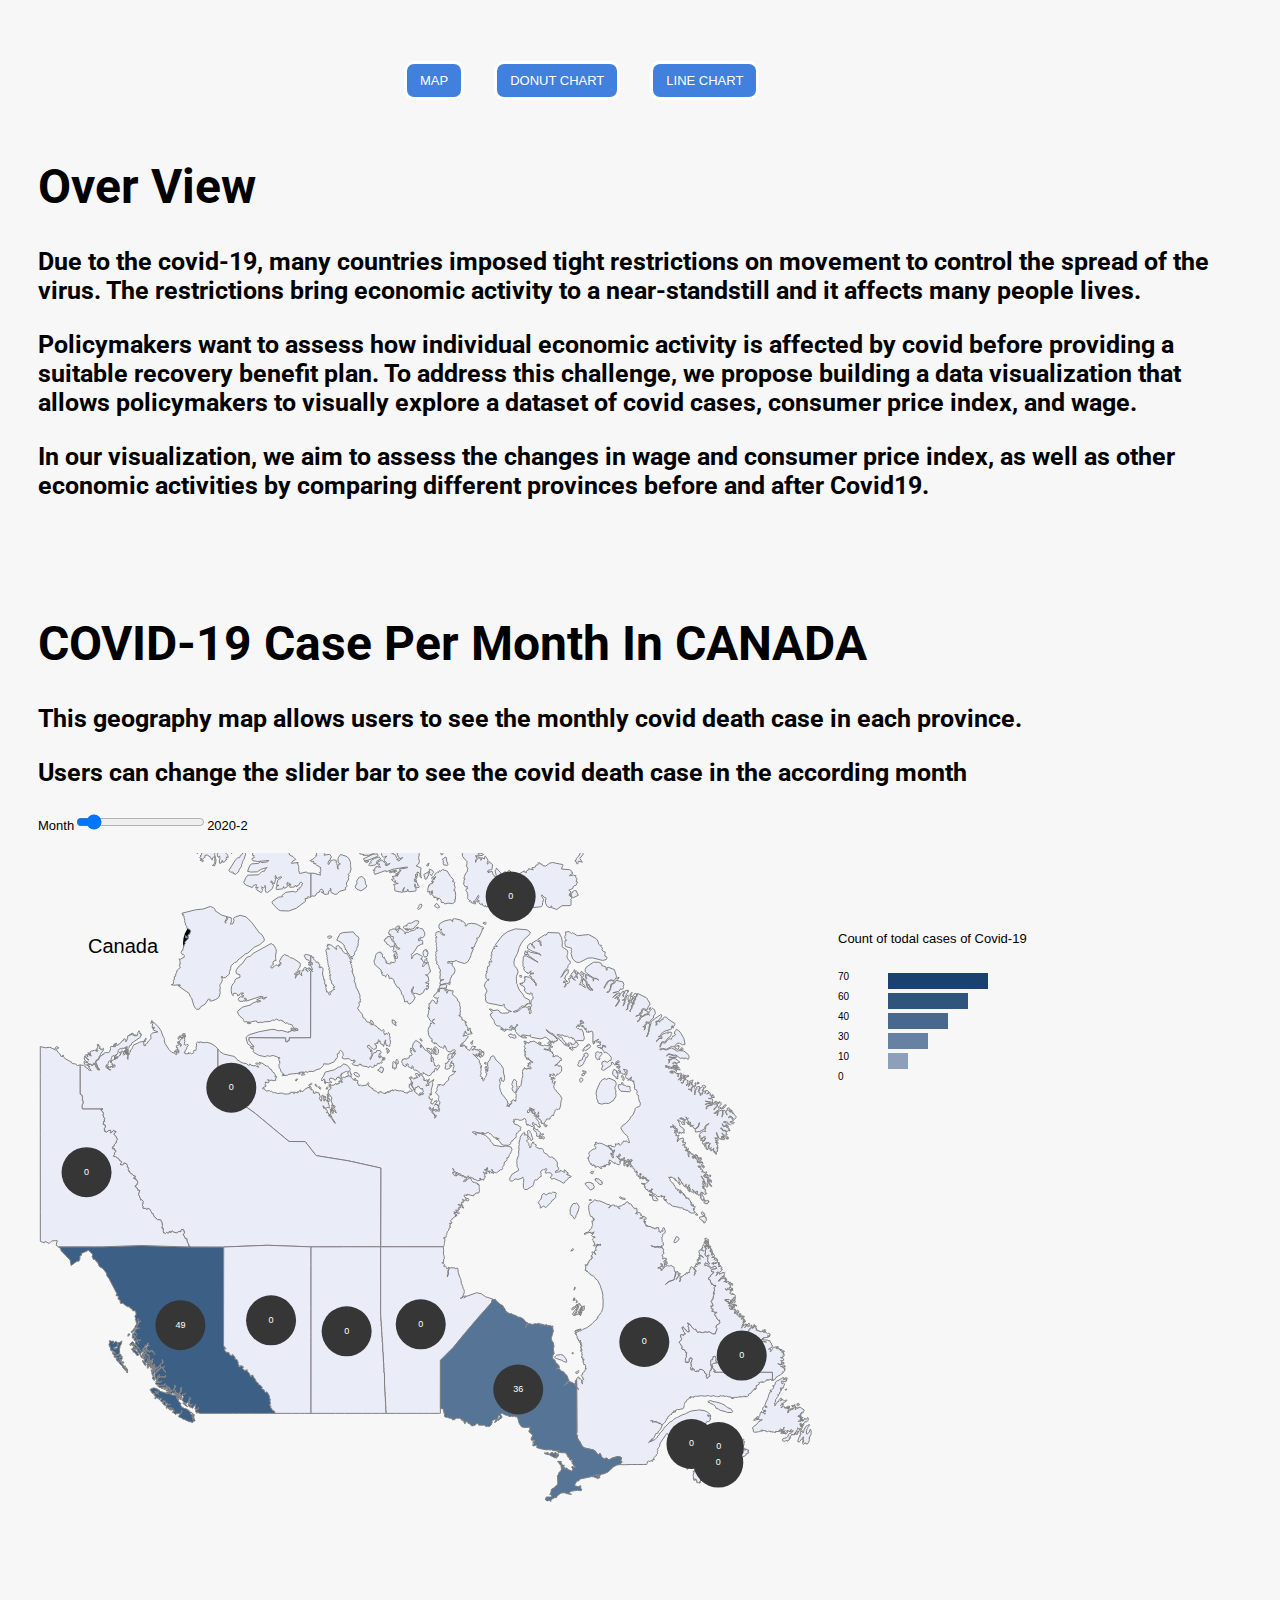
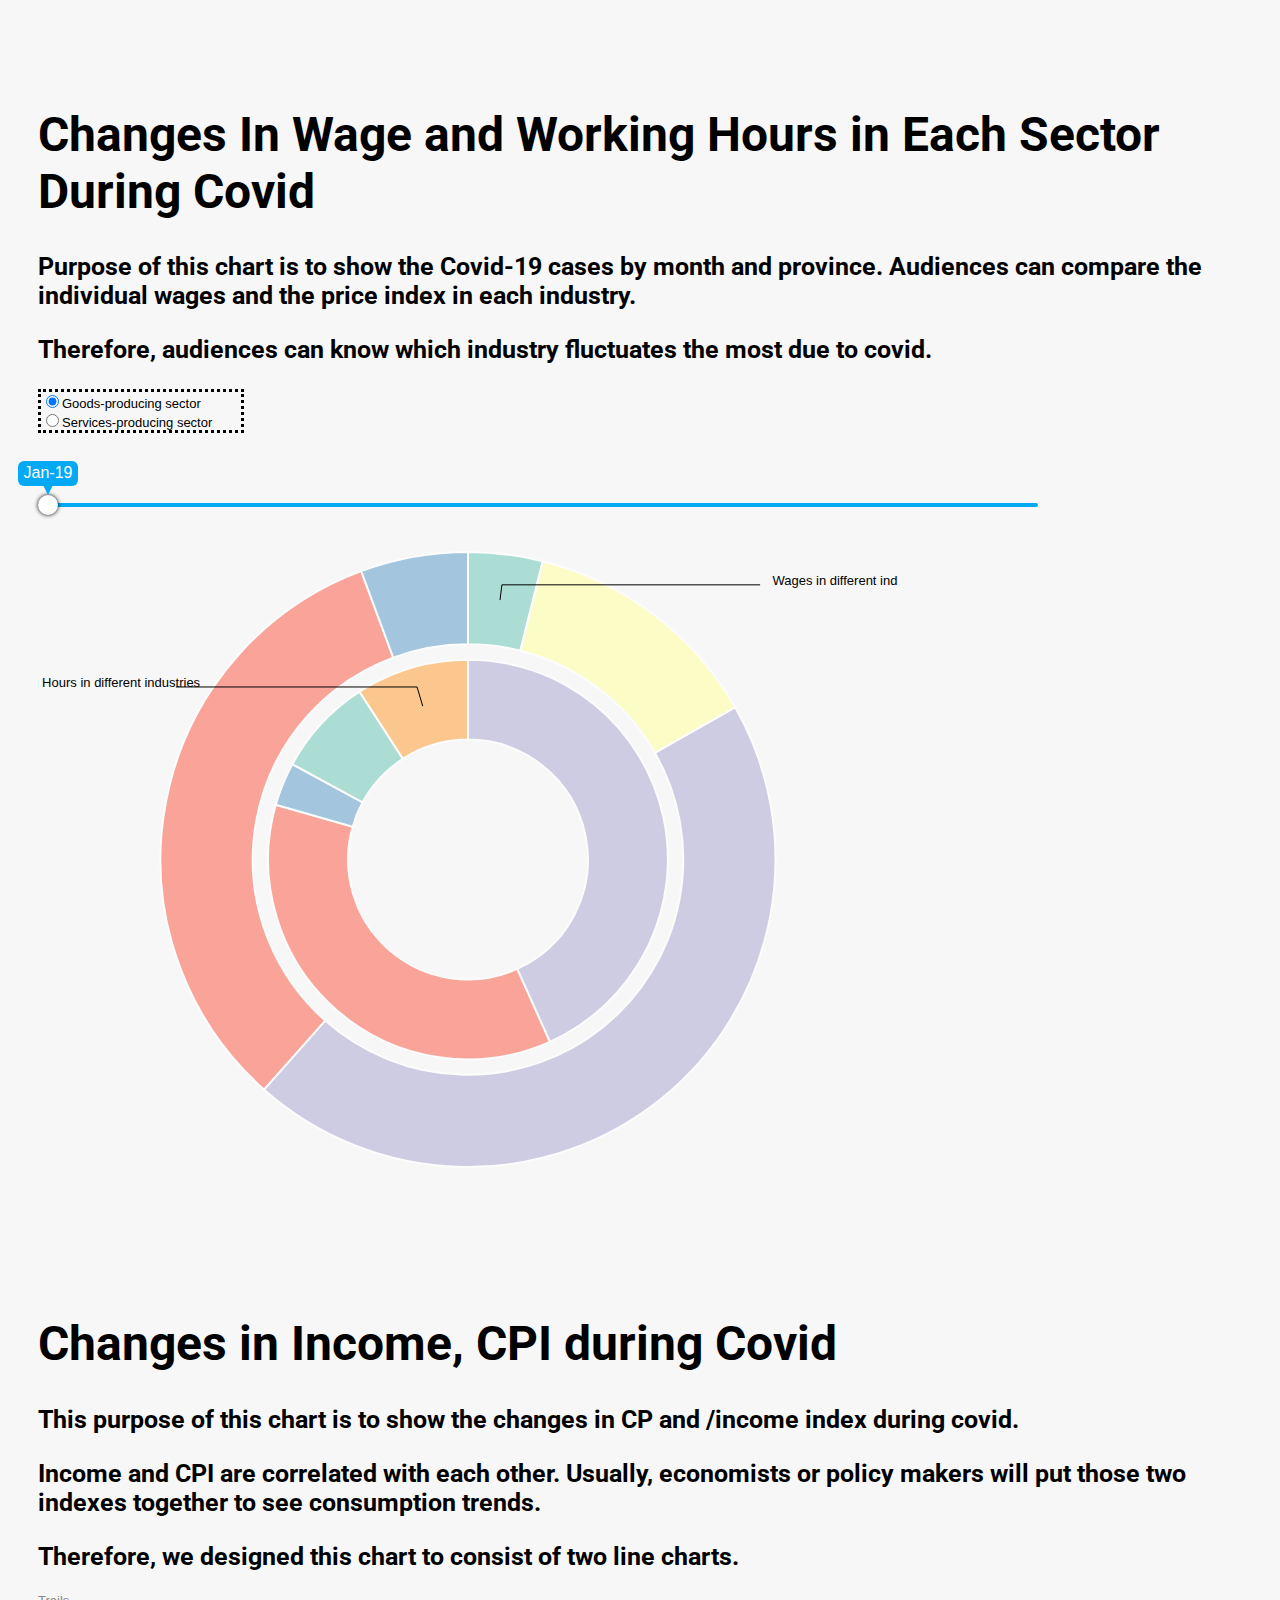
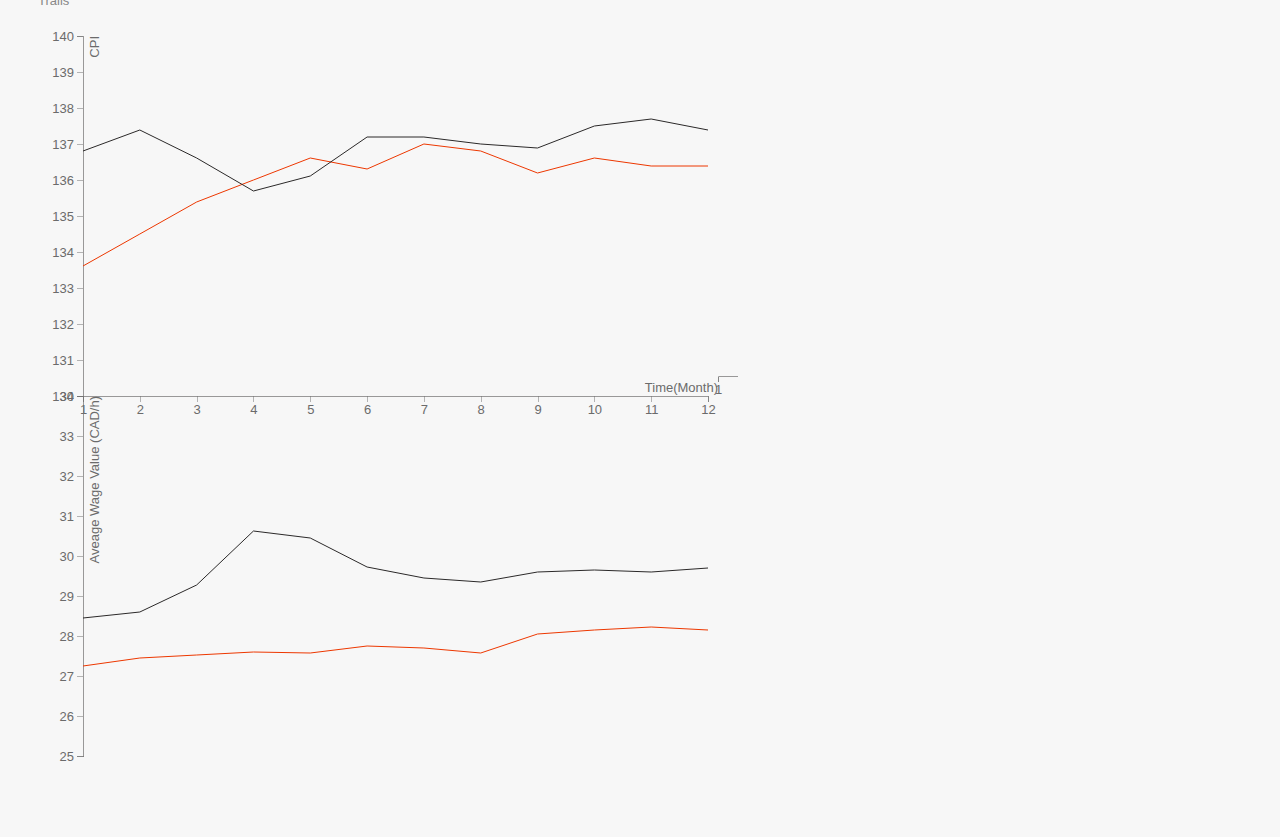
<file: index.html>
<!DOCTYPE html>
<html>
<head>
    <title>placeHolder</title>
    <link rel="preconnect" href="https://fonts.gstatic.com">
    <link href="https://fonts.googleapis.com/css2?family=Roboto:wght@100&display=swap" rel="stylesheet">
    <link rel="icon" href="data:;base64,iVBORwOKGO=" />
    <link rel="stylesheet" href="css/style_kira.css">
    <link rel="stylesheet" href="css/pieStyle.css">
   <link rel="stylesheet" href="css/style.css">
</head>
<body>
    <div class="header" id="myHeader">
        <ul class="nav menu">
            <li><a href="#one">Map</a></li>
            <li><a href="#two">Donut chart</a></li>
            <li><a href="#three">Line chart</a></li>
        </ul>
    </div>
    <div>
        <div id="one" style="width: 100px; height: 100px">

        </div>
        <h1>Over View</h1>
        <h3>Due to the covid-19, many countries imposed tight restrictions on movement to control the spread of the virus. The restrictions bring economic activity to a near-standstill and it affects many people lives.</h3>
        <h3>Policymakers want to assess how individual economic activity is affected by covid before providing a suitable recovery benefit plan. To address this challenge, we propose building a data visualization that allows policymakers to visually explore a dataset of covid cases, consumer price index, and wage.</h3>
        <h3>In our visualization, we aim to assess the changes in wage and consumer price index, as well as other economic activities by comparing different provinces before and after Covid19. </h3>

        <br></br>
        <br></br>
        <br></br>
        <h1>COVID-19 Case Per Month In CANADA</h1>
        <h3>This geography map allows users to see the monthly covid death case in each province.</h3>
        <h3>Users can change the slider bar to see the covid death case in the according month</h3>
        <div id="slider" style="margin-bottom: 20px"> Month</div>
        <div class="margin-top">
            <svg id="GeoChart"></svg>
        </div>


        <div id="two" style="width: 100px;height: 100px"></div>
        <h1>Changes In Wage and Working Hours in Each Sector During Covid</h1>
        <h3>Purpose of this chart is to show the Covid-19 cases by month and province. Audiences can compare the individual wages and the price index in each industry.</h3>
        <h3>Therefore, audiences can know which industry fluctuates the most due to covid. </h3>
        <!-- UI radio filter-->
        <div style="width: 200px; border-style:dotted; margin-bottom: 50px">
            <form id="pieFilter">
                <input class="pieInput" type="radio" name="stack" value="Goods-producing sector" checked="checked">Goods-producing
                sector<br>
                <input class="pieInput" type="radio" name="stack" value="Services-producing sector">Services-producing
                sector<br>
            </form>
        </div>


        <!-- UI timeline range  -->
        <div class="range-wrap pie" style="margin-top: 30px">
            <div class="range-value pie" id="rangeV"></div>
            <input id="range" class="pie" type="range" min="1" max="24" value="1" step="1">
        </div>
        <div id="pieChartNoLabel"></div>

        <div id="three" style="width: 100px;height: 120px"></div>
        <h1>Changes in Income, CPI during Covid</h1>
        <h3>This purpose of this chart is to show the changes in CP and /income index during covid. </h3>
        <h3>Income and CPI are correlated with each other. Usually, economists or policy makers will put those two indexes together to see consumption trends. </h3>
        <h3>Therefore, we designed this chart to consist of two line charts.</h3>
        <div>
            <svg id="LineChart"></svg>
        </div>
        <div id="tooltip"></div>
    </div>

    <script src="js/jquery-3.6.0.min.js"></script>
    <script src="js/d3.v6.min.js"></script>
    <script src="js/PieChart.js"></script>
    <script src="js/LineChart.js"></script>
    <script src="js/GeoChart.js"></script>
    <script src="js/main.js"></script>
</body>
</html>
</file>
<file: css/style_kira.css>
body {
    font-family: 'Noto Sans JP', sans-serif;
    font-size: 13px;
    padding: 30px;
    background: #f7f7f7;
  }
  
  .container {
    display: flex;
  }
  
  .margin-right {
    margin-right: 30px;
  }
  
  h1 {
    margin-top: 0;
    font-size: xxx-large;font-family: 'Roboto', sans-serif;
  }

  h3 {
  margin-top: 0;
  font-size: 25px; font-family: 'Roboto', sans-serif;
  }
  
  .source {
    margin-top: 30px;
    font-size: 10px;
    color: #888;
  }
  .source a {
    color: #888;
  }
  
  /* Marks */
  .point:hover {
    stroke: #333;
  }
  .bar {
    shape-rendering: crispEdges;
  }
  .bar:hover {
    stroke: #777;
  }
  .bar.active {
    stroke: #333;
  }
  
  /* Axes */
 
  .axis line {
    stroke: #706f6f;
    stroke-width: 0.5;
    shape-rendering: crispEdges;
  }
  .axis path {
    stroke: #706f6f;
    stroke-width: 0.7;
    shape-rendering: crispEdges;
    }
  .axis text {
    font-size: 13px;
    fill: #6b6b6b;
  }
  .axis-title {
    font-size: 13px;
    fill: #888;
  }

  /* path {
    fill: none;
    stroke: #ed3700;
    }
 
    path.line-0 {
      fill: none;
      stroke: #ed3700;
      }
      
      path.line-1 {
      fill: none;
      stroke: #2b2929;
      stroke-dasharray: 2;
      }
      
      path.line-2 {
      fill: none;
      stroke: #9c9c9c;
      stroke-dasharray: 6;
      }
   */
</file>
<file: css/pieStyle.css>
/*date range CSS start*/
input[type=range].pie {
    -webkit-appearance: none;
    margin: 20px 0;
    width: 100%;
}
input[type=range].pie:focus  {
    outline: none;
}
input[type=range].pie::-webkit-slider-runnable-track {
    width: 100%;
    height: 4px;
    cursor: pointer;
    animate: 0.2s;
    background: #03a9f4;
    border-radius: 25px;
}
input[type=range].pie::-webkit-slider-thumb {
    height: 20px;
    width: 20px;
    border-radius: 50%;
    background: #fff;
    box-shadow: 0 0 4px 0 rgba(0,0,0, 1);
    cursor: pointer;
    -webkit-appearance: none;
    margin-top: -8px;
}
input[type=range].pie:focus::-webkit-slider-runnable-track {
    background: #03a9f4;
}
.range-wrap.pie{
    width: 1000px;
    position: relative;
}
.range-value.pie{
    position: absolute;
    top: -50%;
}
.range-value.pie span.pie{
    width: 60px;
    height: 25px;
    line-height: 24px;
    text-align: center;
    background: #03a9f4;
    color: #fff;
    font-size: 16px;
    display: block;
    position: absolute;
    left: 50%;
    transform: translate(-50%, 0);
    border-radius: 6px;
}
.range-value.pie span.pie:before{
    content: "";
    position: absolute;
    width: 0;
    height: 0;
    border-top: 10px solid #03a9f4;
    border-left: 5px solid transparent;
    border-right: 5px solid transparent;
    top: 100%;
    left: 50%;
    margin-left: -5px;
    margin-top: -1px;
}
/*date range CSS end*/
</file>
<file: css/style.css>
/* Style the header */
.header {
  padding: 10px 326px;
  /*background: #ffffff;*/
  color: #f1f1f1;
}

/* The sticky class is added to the header with JS when it reaches its scroll position */
.sticky {
  position: fixed;
  top: 0;
  width: 100%
}

.menu
  /* layout main menu */
{
  clear:both;
  float:left;
  margin-top:1em;
  padding-bottom:1em;
  width:100%;
  /*background-color:gimgrey;*/
  background-repeat:no-repeat;
}
ul.menu {
  display: table;
  margin-left: auto;
  margin-right: 0em;
}
.menu li
  /* horizontal menu layout */
{
  display: inline-block;
  border: 3px solid #FFFFFF;
  border-radius: 10px;
  margin-right:30px;
  background-color: #4180dd;
}
.menu li a:hover
  /* link style on-mouse-over */
{
  color:#FFFFFF;
  text-transform: uppercase;
  text-decoration: none;
}
.menu li:hover
  /* button style on-mouse-over */
{
  border: 3px solid #FFFFFF;
  border-radius: 10px;
  background-color: #dd417f;
}
.menu li a
  /* link style */
{
  color:#FFFFFF;
  font-size: 1em;
  text-transform: uppercase;
  text-decoration: none;
  display: inline-block;
  padding: 0.7em 1em 0.7em 1em;
}
.menu li.active a
  /* active menu item style */
{
  color:#FFFFFF;
  text-transform: uppercase;
  text-decoration: none;
}
.menu li.active
  /* active menu button style */
{
  border: 3px solid #FFFFFF;
  border-radius: 10px;
  background-color: #dd417f;
}


  /* Axes */
 
  .axis line {
    stroke: #706f6f;
    stroke-width: 0.5;
    shape-rendering: crispEdges;
  }
  .axis path {
    stroke: #706f6f;
    stroke-width: 0.7;
    shape-rendering: crispEdges;
    }
  .axis text {
    font-size: 13px;
    fill: #6b6b6b;
  }
  .axis-title {
    font-size: 13px;
    fill: #888;
  }


 
  path.line-0 {
    fill: none;
    stroke: #ed3700;
   
    }
    
  path.line-1 {
  fill: none;
  stroke: #2b2929;

  }
  path.line-2 {
  fill: none;
  stroke: #ed3700;

  }


  path.line-3 {
    fill: none;
    stroke: #2b2929;
  }
  

  path.line-active {
    stroke-width: 5px; 
  }
</file>
